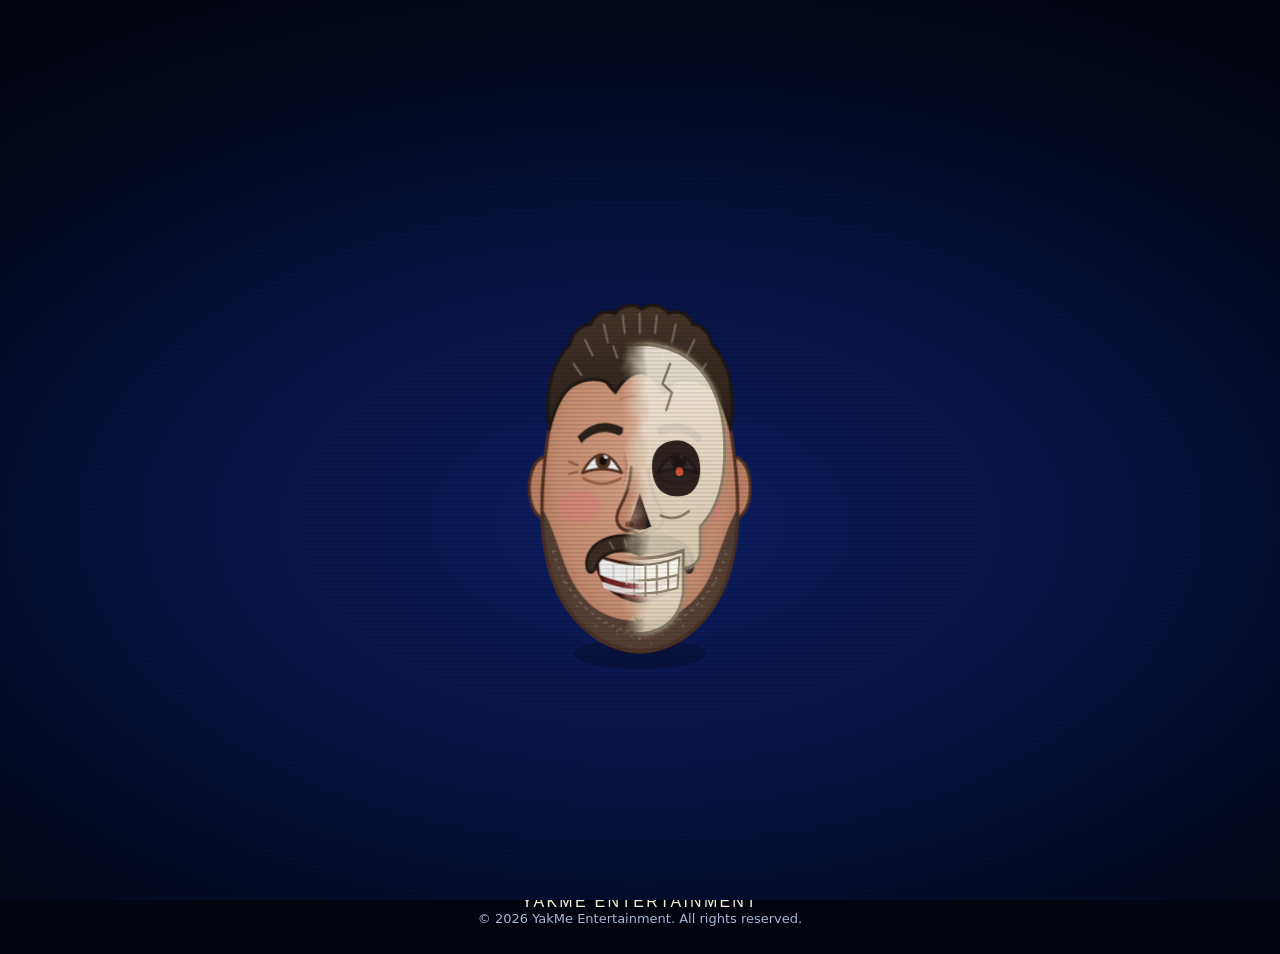
<file: index.html>
<!DOCTYPE html>
<html lang="en">
<head>
<meta charset="utf-8">
<meta name="viewport" content="width=device-width,initial-scale=1,viewport-fit=cover">
<title>YakMe</title>
<meta name="description" content="YakMe Games, YakMe Animations and YakMe Apps. Play in your browser or download for Android.">
<meta name="theme-color" content="#02040f">
<link rel="icon" href="assets/face.webp">
<link rel="stylesheet" href="assets/site.css">
<style>.brand{font-size:clamp(20px,6.2vw,60px)}.stage{width:calc(var(--h)*.79)}#mascotHost svg{width:100%;height:100%;display:block;overflow:visible}#mFace{opacity:var(--fo);filter:brightness(var(--fb))}#mSkull{opacity:var(--sk)}.hero h1 .ent{display:block;font-size:.4em;letter-spacing:.32em;padding-left:.32em;margin-top:.25em;color:var(--glow)}</style>
</head>
<body class="locked" data-page="home">

<!-- splash: same as the YakMe Games app splash, then ENTER -->
<div id="splash" role="dialog" aria-label="YakMe Entertainment">
  <div class="brand" id="brand" aria-hidden="true"></div>
  <div class="stage" id="stage">
    <div class="comp" id="mascotHost"></div>
  </div>
  <div class="enter-slot"><button id="enter" type="button">Enter</button></div>
</div>

<div class="site" id="site" aria-hidden="true">
  <div class="hero">
    <h1>YakMe<span class="ent">Entertainment</span></h1>
    <p>Games, animations and apps. Play right here in your browser, or grab the Android APK.</p>
  </div>
  <div class="tiles" id="tiles"></div>
</div>

<script src="assets/projects.js"></script>
<script src="assets/site.js"></script>
<script>
const CONFIG = {
  companyName: "YakMe Entertainment",
  faceScale: 0.62,
  skullOpacity: 0.9,
  skullHoldSeconds: 2,
  enterDelayMs: 600          // ENTER fades in this long after the name lands
};

(function(){
"use strict";
const $=id=>document.getElementById(id);
const root=document.documentElement.style;

/* ---------- splash animation ---------- */
const T_FACE_IN=0.7, T_SK_HOLD_END=T_FACE_IN+CONFIG.skullHoldSeconds, T_SK_GONE=T_SK_HOLD_END+0.45;
const T_FLASH=T_SK_GONE+0.4, T_FLASH_END=T_FLASH+0.85;
const KEYS=[
 {t:0,fo:0,fb:.50,sk:0},{t:T_FACE_IN,fo:1,fb:.92,sk:1},{t:T_SK_HOLD_END,fo:1,fb:.95,sk:1},
 {t:T_SK_GONE,fo:1,fb:1.0,sk:0},{t:T_FLASH-0.2,fo:1,fb:1.0,sk:0},{t:T_FLASH,fo:1,fb:1.08,sk:0},{t:T_FLASH_END,fo:1,fb:1.0,sk:0}
];
const TEXT_AT=T_FLASH+0.1, END_T=T_FLASH_END;
root.setProperty('--scale',CONFIG.faceScale);
const splash=$('splash'),brand=$('brand'),enter=$('enter');let face={style:{}},skull={style:{}},mascot=null,laughed=false;
function laugh(){if(!laughed&&mascot){laughed=true;mascot.classList.add('laugh');}}

[...CONFIG.companyName].forEach((ch,i)=>{const s=document.createElement('span');
  if(ch===' '){s.className='sp';s.innerHTML='&nbsp;'}else s.textContent=ch;
  s.style.setProperty('--i',i);brand.appendChild(s);});

const ease=t=>t<.5?2*t*t:1-Math.pow(-2*t+2,2)/2, lerp=(a,b,t)=>a+(b-a)*t;
function sample(t){
  if(t<=KEYS[0].t)return{...KEYS[0]};
  for(let i=1;i<KEYS.length;i++)if(t<=KEYS[i].t){const a=KEYS[i-1],b=KEYS[i],k=ease((t-a.t)/(b.t-a.t)),o={};
    for(const p in a)o[p]=lerp(a[p],b[p],k);return o;}
  return{...KEYS[KEYS.length-1]};
}
let seed=1;const rnd=()=>(seed=(seed*16807)%2147483647)/2147483647;
function render(t){
  const s=sample(t),moving=s.sk>0.02&&s.sk<0.98,fk=moving?(rnd()-.5)*.18:0;
  root.setProperty('--sk',(Math.max(0,Math.min(1,s.sk+(s.sk>0?fk:0)))*CONFIG.skullOpacity).toFixed(3));
  root.setProperty('--fo',s.fo.toFixed(3));root.setProperty('--fb',s.fb.toFixed(3));
  const j=moving&&rnd()>.78?(rnd()-.5)*10:0;
  face.style.transform=j?`translateX(${j}px)`:'';skull.style.transform=j?`translateX(${j*1.3}px)`:'';
}
let t0=0,raf=0,done=false,textShown=false,entered=false;
function showText(){if(!textShown){textShown=true;brand.classList.add('show')}}
function finish(){
  if(done)return;done=true;cancelAnimationFrame(raf);render(END_T);showText();laugh();
  setTimeout(()=>{enter.classList.add('on');enter.focus({preventScroll:true});},CONFIG.enterDelayMs+700);
}
function frame(now){
  if(!t0)t0=now;const t=(now-t0)/1000;
  if(t>=T_SK_GONE)laugh();if(t>=TEXT_AT)showText();
  if(t>=END_T){finish();return;}
  render(t);raf=requestAnimationFrame(frame);
}
function boot(){
  if(matchMedia('(prefers-reduced-motion: reduce)').matches){finish();return;}
  raf=requestAnimationFrame(frame);
}
splash.addEventListener('click',e=>{if(e.target!==enter&&!done)finish();});
function enterSite(){
  if(entered)return;entered=true;
  try{sessionStorage.setItem('yakmeEntered','1')}catch(e){}
  splash.classList.add('leaving');document.body.classList.remove('locked');
  $('site').removeAttribute('aria-hidden');
  setTimeout(()=>{splash.style.display='none';},650);
}
enter.addEventListener('click',e=>{e.stopPropagation();enterSite();});
document.addEventListener('keydown',e=>{if(!entered&&done&&(e.key==='Enter'||e.key===' ')){e.preventDefault();enterSite();}});
let seen=false;try{seen=sessionStorage.getItem('yakmeEntered')==='1'}catch(e){}
if(seen){entered=true;splash.style.display='none';document.body.classList.remove('locked');$('site').removeAttribute('aria-hidden');}
else{
  fetch('assets/mascot.svg').then(r=>{if(!r.ok)throw 0;return r.text()}).then(t=>{
    $('mascotHost').innerHTML=t;mascot=$('mascot');face=$('mFace');skull=$('mSkull');boot();
  }).catch(()=>{$('mascotHost').innerHTML='<img class="face" id="face" alt="" src="assets/face.webp"><img class="skull" id="skull" alt="" src="assets/skull.webp">';face=$('face');skull=$('skull');document.querySelector('.stage').style.width='calc(var(--h)*.6)';boot();});
}

})();
</script>
</body>
</html>
</file>
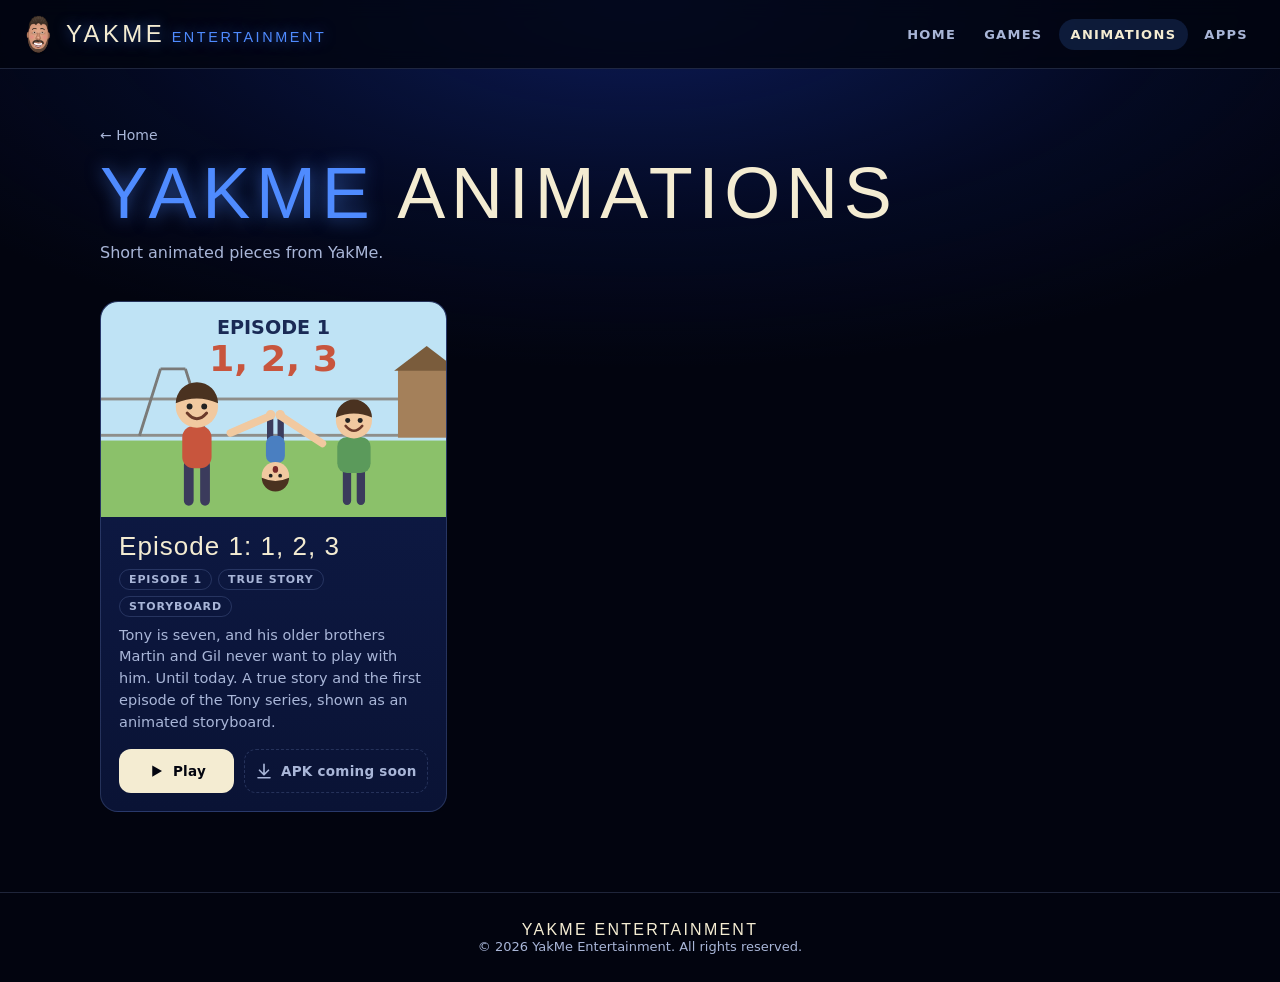
<file: animations.html>
<!DOCTYPE html>
<html lang="en">
<head>
<meta charset="utf-8">
<meta name="viewport" content="width=device-width,initial-scale=1,viewport-fit=cover">
<title>YakMe Animations</title>
<meta name="description" content="YakMe Animations. Play in your browser or download for Android.">
<meta name="theme-color" content="#02040f">
<link rel="icon" href="assets/face.webp">
<link rel="stylesheet" href="assets/site.css">
</head>
<body data-page="animations">
<div class="site" id="site">
  <div class="page-head">
    <a class="back" href="index.html">← Home</a>
    <h1 id="page-title">YakMe Animations</h1>
    <p id="page-sub"></p>
  </div>
  <main class="page-main"><div class="grid" id="grid"></div></main>
</div>
<script src="assets/projects.js"></script>
<script src="assets/site.js"></script>
</body>
</html>
</file>
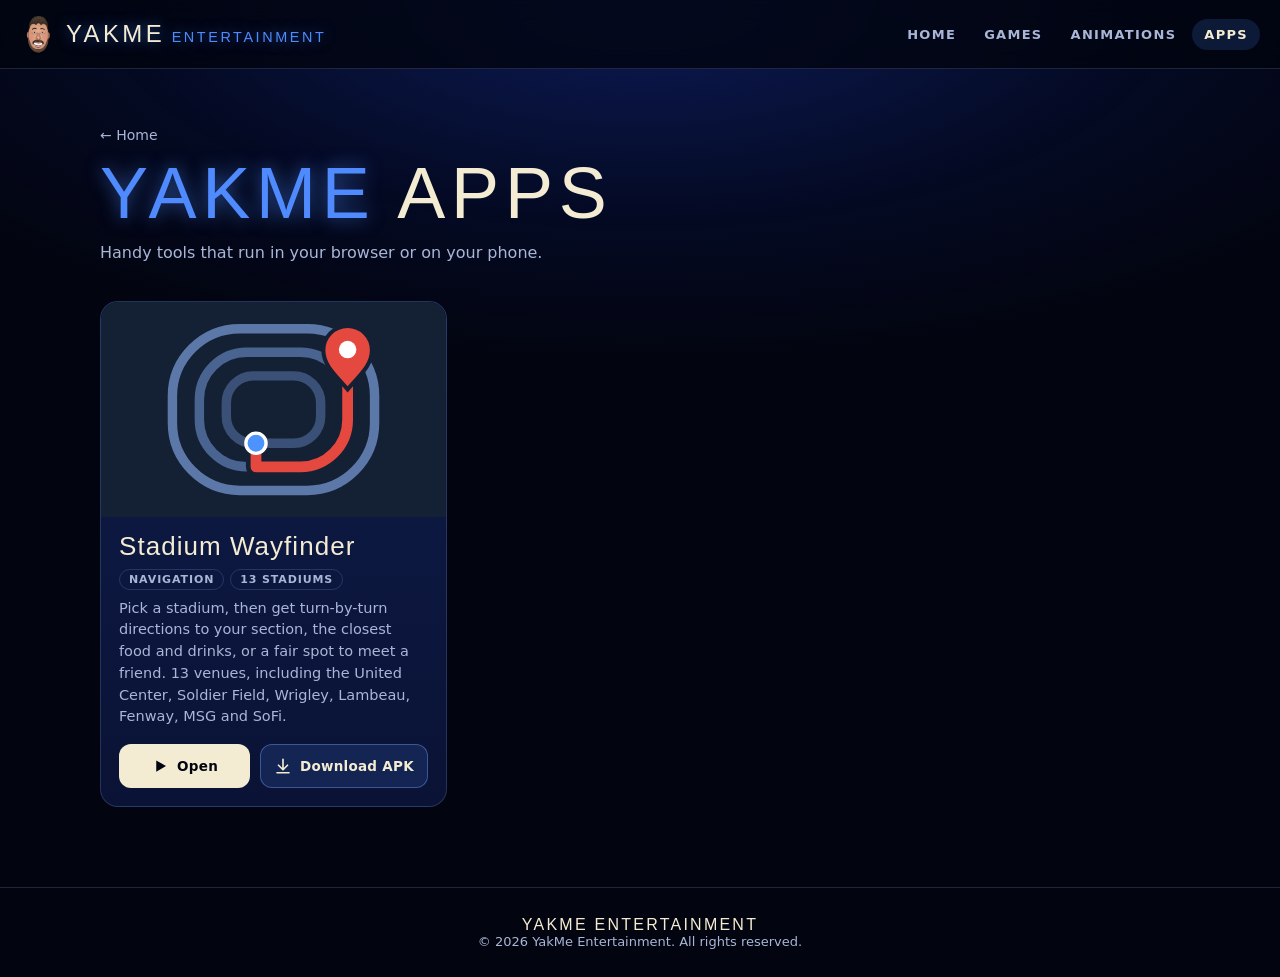
<file: apps.html>
<!DOCTYPE html>
<html lang="en">
<head>
<meta charset="utf-8">
<meta name="viewport" content="width=device-width,initial-scale=1,viewport-fit=cover">
<title>YakMe Apps</title>
<meta name="description" content="YakMe Apps. Play in your browser or download for Android.">
<meta name="theme-color" content="#02040f">
<link rel="icon" href="assets/face.webp">
<link rel="stylesheet" href="assets/site.css">
</head>
<body data-page="apps">
<div class="site" id="site">
  <div class="page-head">
    <a class="back" href="index.html">← Home</a>
    <h1 id="page-title">YakMe Apps</h1>
    <p id="page-sub"></p>
  </div>
  <main class="page-main"><div class="grid" id="grid"></div></main>
</div>
<script src="assets/projects.js"></script>
<script src="assets/site.js"></script>
</body>
</html>
</file>
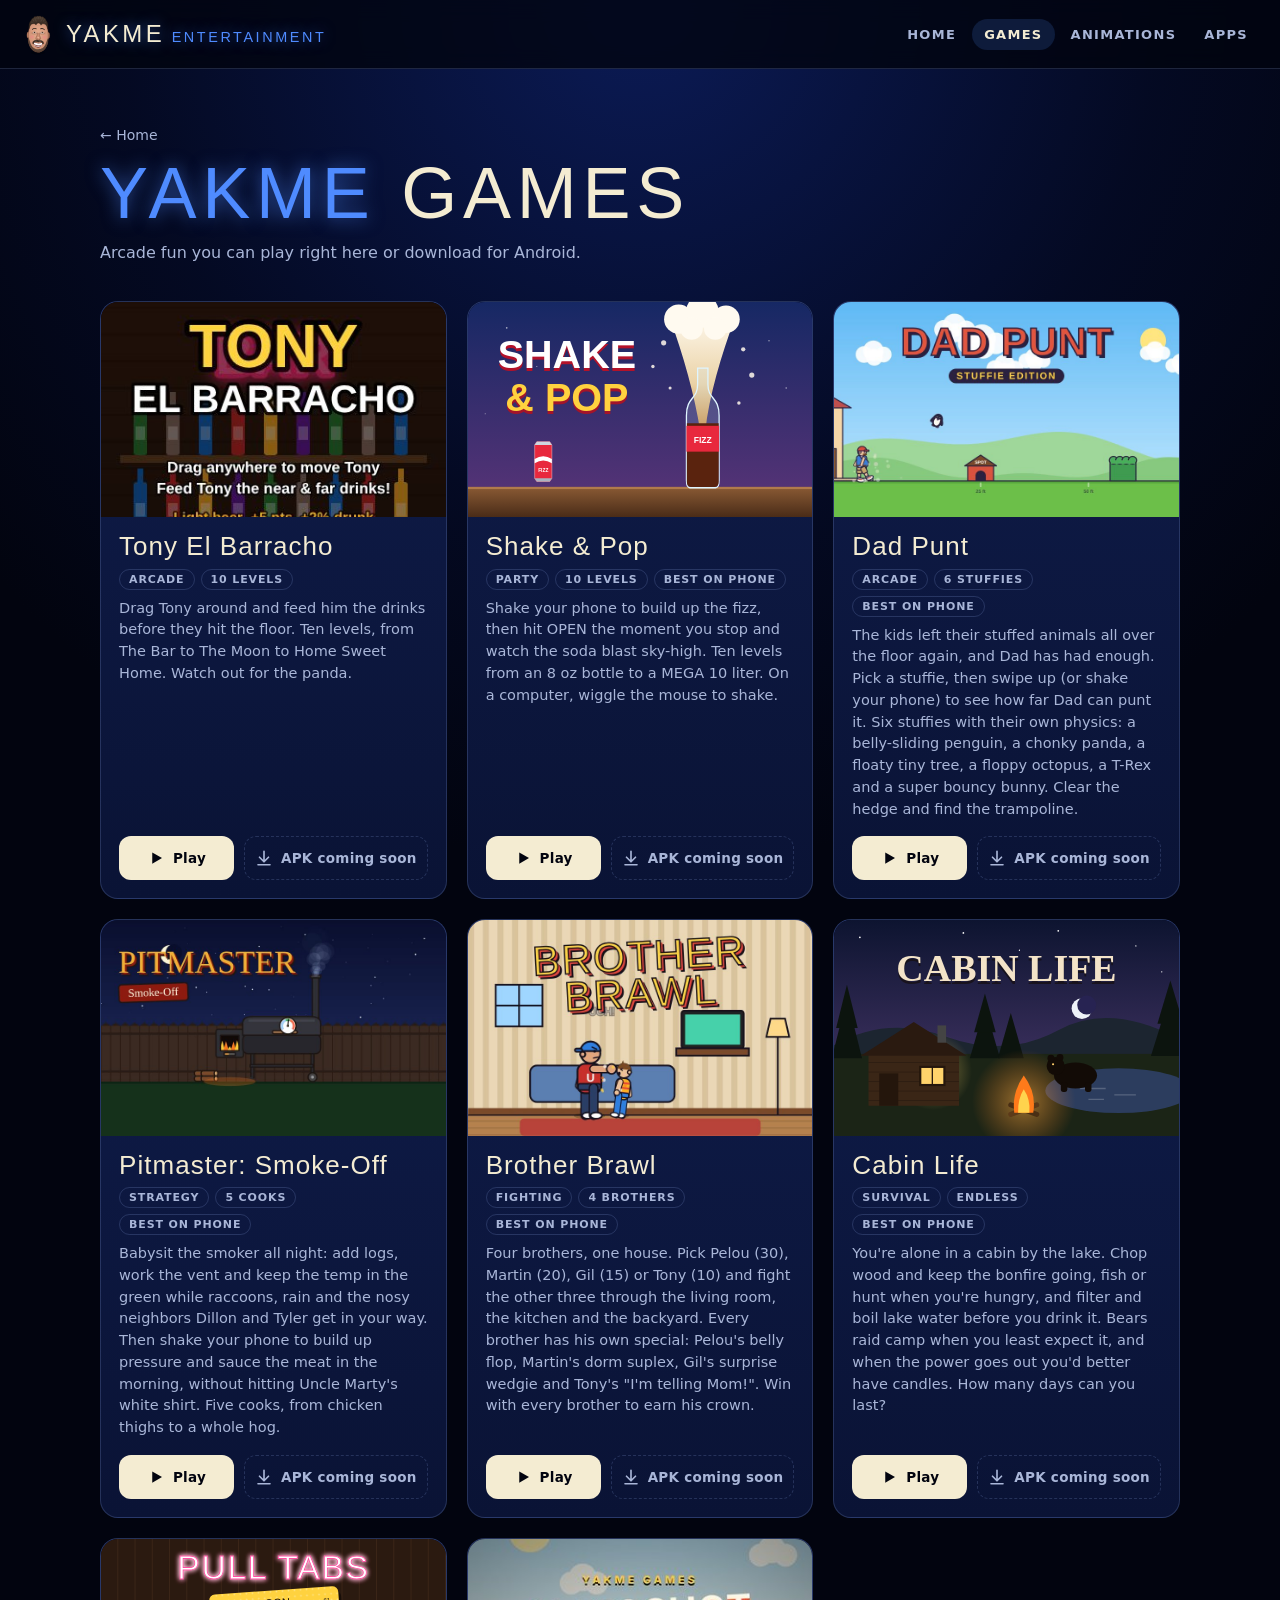
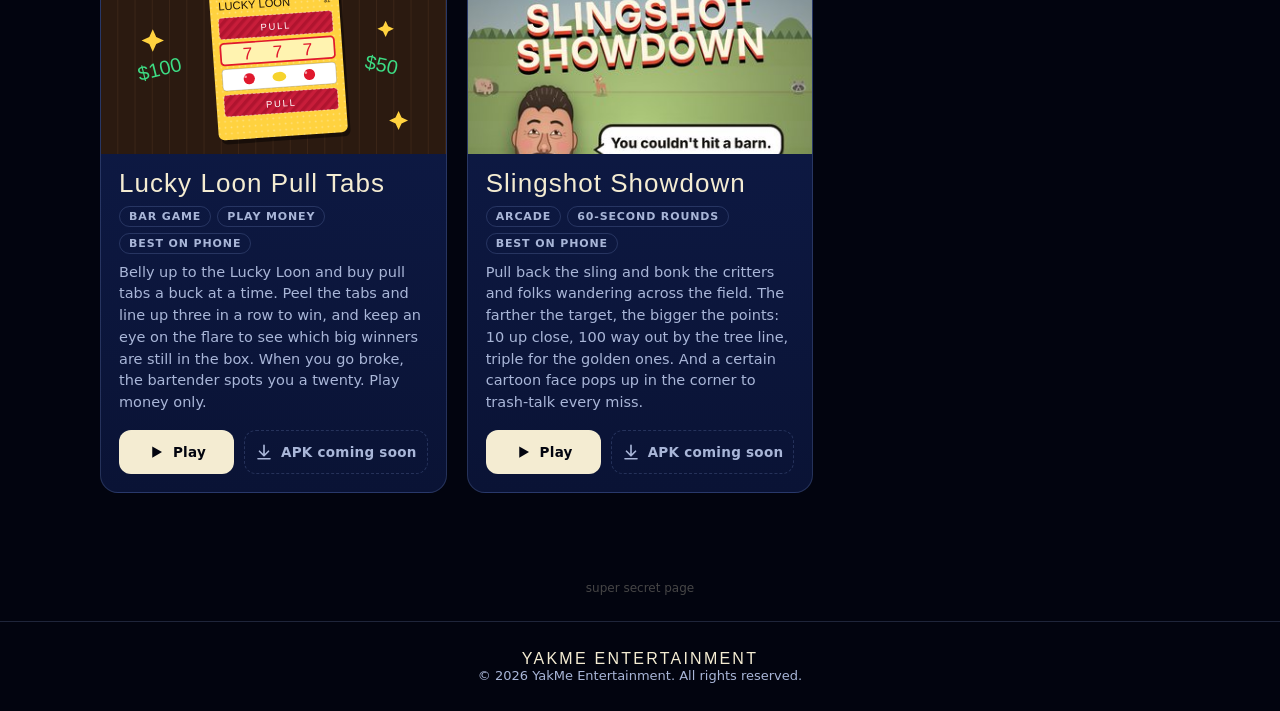
<file: games.html>
<!DOCTYPE html>
<html lang="en">
<head>
<meta charset="utf-8">
<meta name="viewport" content="width=device-width,initial-scale=1,viewport-fit=cover">
<title>YakMe Games</title>
<meta name="description" content="YakMe Games. Play in your browser or download for Android.">
<meta name="theme-color" content="#02040f">
<link rel="icon" href="assets/face.webp">
<link rel="stylesheet" href="assets/site.css">
</head>
<body data-page="games">
<div class="site" id="site">
  <div class="page-head">
    <a class="back" href="index.html">← Home</a>
    <h1 id="page-title">YakMe Games</h1>
    <p id="page-sub"></p>
  </div>
  <main class="page-main"><div class="grid" id="grid"></div></main>
  <p style="text-align:center;margin:8px 0 26px;font-size:12px;opacity:.28"><a href="super-secret.html" style="text-decoration:none">super secret page</a></p>
</div>
<script src="assets/projects.js"></script>
<script src="assets/site.js"></script>
</body>
</html>
</file>
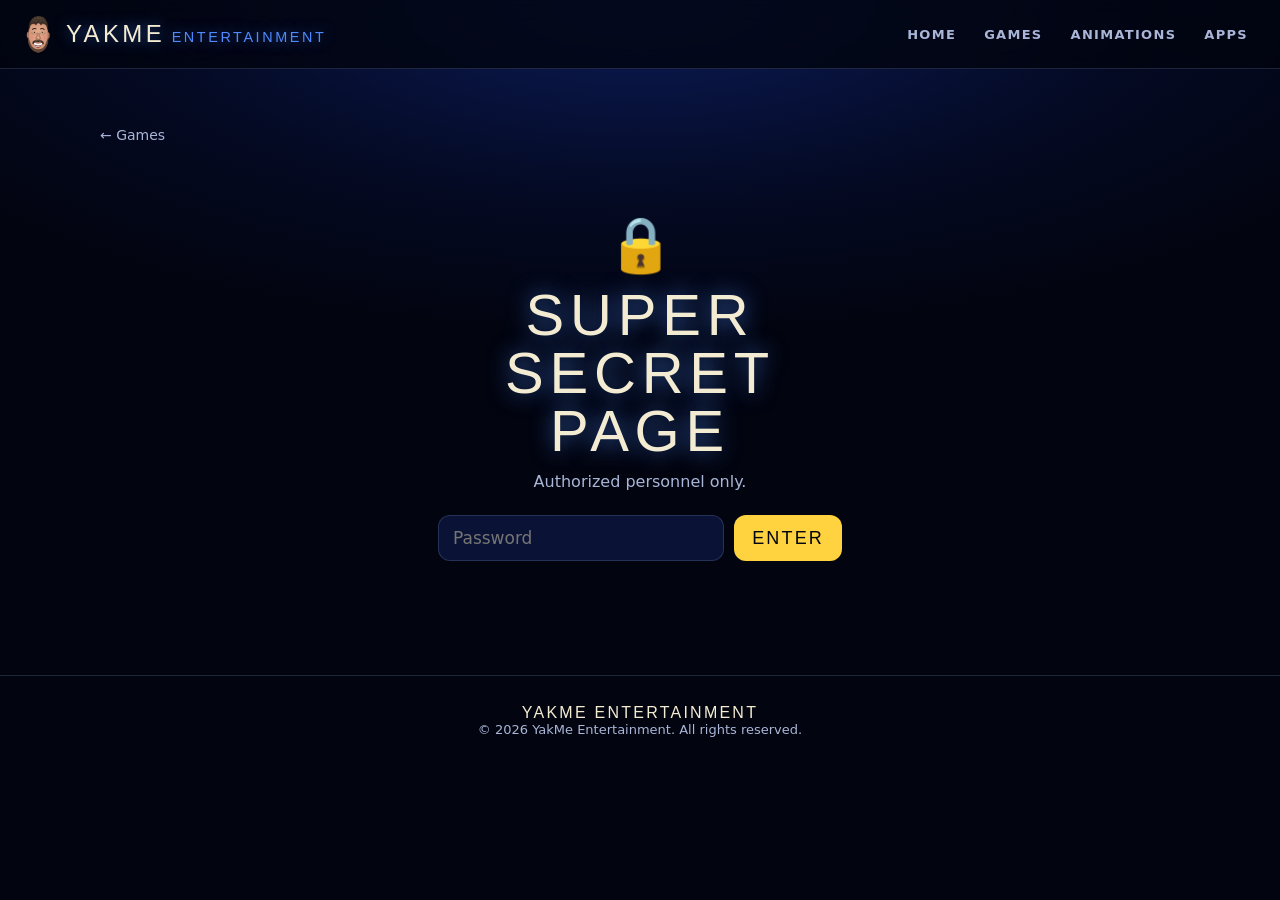
<file: super-secret.html>
<!DOCTYPE html>
<html lang="en">
<head>
<meta charset="utf-8">
<meta name="viewport" content="width=device-width,initial-scale=1,viewport-fit=cover">
<title>Super Secret Page</title>
<meta name="robots" content="noindex,nofollow">
<meta name="theme-color" content="#02040f">
<link rel="icon" href="assets/face.webp">
<link rel="stylesheet" href="assets/site.css">
<style>
.vault{max-width:440px;margin:48px auto 80px;padding:0 18px;text-align:center}
.vault h1{font-family:var(--display);font-weight:400;font-size:clamp(34px,9vw,58px);letter-spacing:.1em;text-transform:uppercase;line-height:1;text-shadow:0 0 22px color-mix(in srgb,var(--glow) 70%,transparent)}
.vault .lock{font-size:54px;margin-bottom:10px}
.vault p{color:var(--muted);margin-top:12px}
.vault form{margin-top:24px;display:flex;gap:10px}
.vault input{flex:1;min-width:0;font:inherit;font-size:17px;padding:12px 14px;border-radius:12px;border:1px solid var(--line);background:var(--panel);color:var(--text)}
.vault button{font-family:var(--display);letter-spacing:.12em;text-transform:uppercase;font-size:18px;padding:12px 18px;border:0;border-radius:12px;background:var(--accent);color:#02040f}
.vault .err{color:#ff6b6b;min-height:22px;margin-top:12px;font-weight:600}
.vault.shake form{animation:shake .4s}
@keyframes shake{20%,60%{transform:translateX(-8px)}40%,80%{transform:translateX(8px)}}
#reveal{display:none;margin:60px auto 90px;padding:0 18px;text-align:center}
#reveal.on{display:block;animation:boom .6s cubic-bezier(.2,1.6,.4,1)}
@keyframes boom{from{transform:scale(.3);opacity:0}}
#msg{font-family:var(--display);font-weight:400;font-size:clamp(44px,12vw,110px);line-height:1;letter-spacing:.06em;text-transform:uppercase;
  background:linear-gradient(90deg,#ff3b3b,#ff9f1a,#ffe21a,#2bd94a,#1a9fff,#a64dff,#ff3b3b);background-size:200% 100%;
  -webkit-background-clip:text;background-clip:text;color:transparent;animation:slide 3s linear infinite;filter:drop-shadow(0 0 18px rgba(255,255,255,.25))}
@keyframes slide{to{background-position:200% 0}}
</style>
</head>
<body data-page="secret">
<div class="site" id="site">
  <div class="page-head"><a class="back" href="games.html">← Games</a></div>
  <div class="vault" id="vault">
    <div class="lock">🔒</div>
    <h1>Super Secret Page</h1>
    <p>Authorized personnel only.</p>
    <form id="f" autocomplete="off">
      <input id="pw" type="password" placeholder="Password" aria-label="Password" autocapitalize="off" autocorrect="off" spellcheck="false">
      <button type="submit">Enter</button>
    </form>
    <div class="err" id="err" role="status"></div>
  </div>
  <div id="reveal"><div id="msg"></div></div>
</div>
<script src="assets/projects.js"></script>
<script src="assets/site.js"></script>
<script>
(function(){
// The message is encrypted with the password, so it isn't readable in the page source.
const BLOB = {"s":"7MyP9I0JOo3LFSRb1ktDmA==","i":"PvwkSlpeMKm5Xxit","c":"7xUFpwQFxzehfsLGA1JRn78kHQuxZMbXF5Hxe1cWQi+UYIOdlT7MsE/5dzYPMQ=="};
const b = s => Uint8Array.from(atob(s), ch => ch.charCodeAt(0));
async function unlock(pw){
  const enc = new TextEncoder();
  const base = await crypto.subtle.importKey('raw', enc.encode(pw), 'PBKDF2', false, ['deriveKey']);
  const key = await crypto.subtle.deriveKey({name:'PBKDF2', salt:b(BLOB.s), iterations:150000, hash:'SHA-256'}, base, {name:'AES-GCM', length:256}, false, ['decrypt']);
  return new TextDecoder().decode(await crypto.subtle.decrypt({name:'AES-GCM', iv:b(BLOB.i)}, key, b(BLOB.c)));
}
const v = document.getElementById('vault'), err = document.getElementById('err');
document.getElementById('f').addEventListener('submit', async e => {
  e.preventDefault();
  const pw = document.getElementById('pw').value.trim().toLowerCase();
  err.textContent = '';
  try {
    const msg = await unlock(pw);
    v.style.display = 'none';
    document.getElementById('msg').textContent = msg;
    document.getElementById('reveal').classList.add('on');
  } catch (_) {
    err.textContent = 'ACCESS DENIED';
    v.classList.remove('shake'); void v.offsetWidth; v.classList.add('shake');
  }
});
})();
</script>
</body>
</html>
</file>
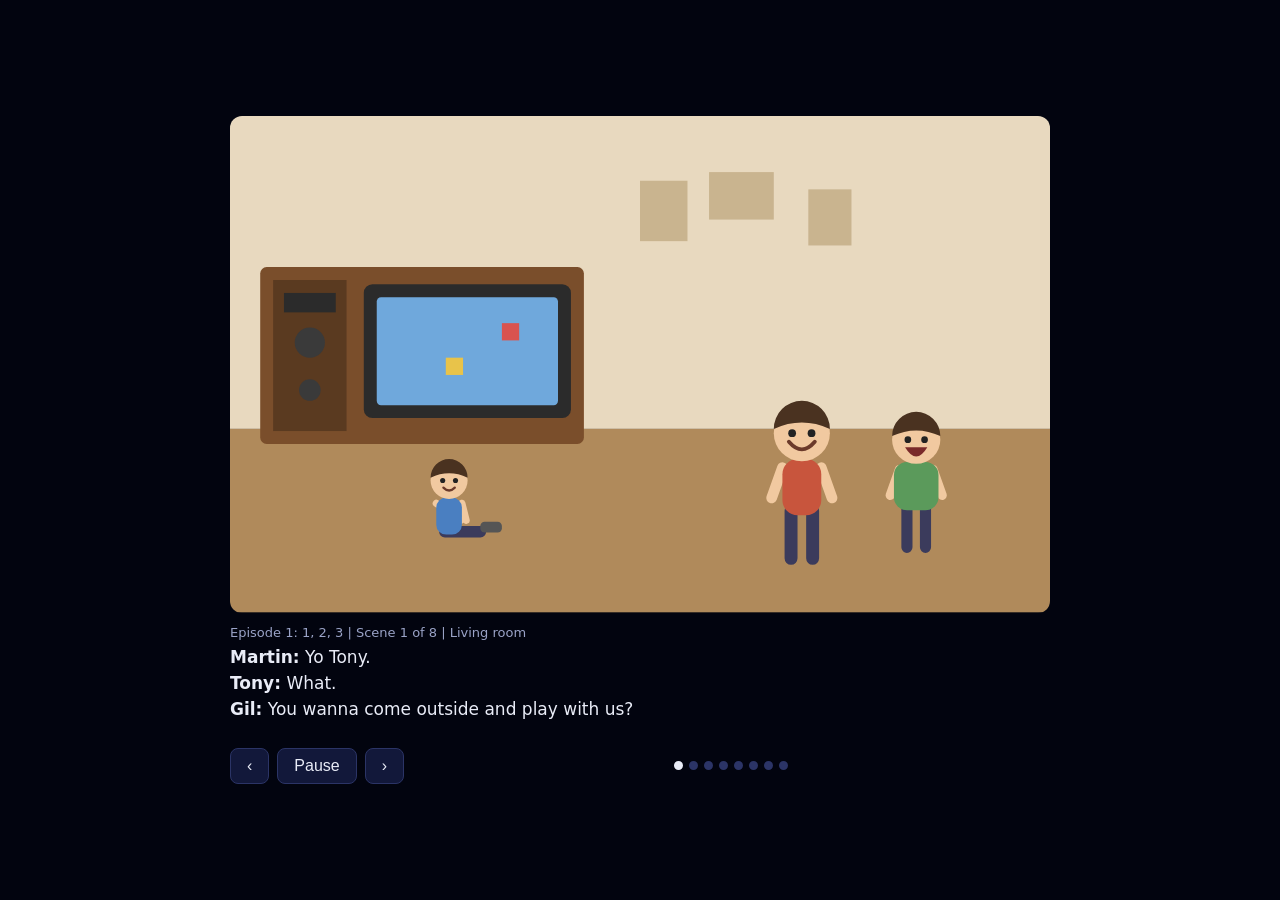
<file: play/episode-1.html>
<!DOCTYPE html>
<html lang="en">
<head>
<meta charset="utf-8">
<meta name="viewport" content="width=device-width,initial-scale=1">
<title>Episode 1: 1, 2, 3</title>
<style>
html,body{margin:0;min-height:100%;background:#02040f;color:#e9ecf7;font-family:system-ui,-apple-system,"Segoe UI",Roboto,sans-serif}
body{display:flex;flex-direction:column;align-items:center;justify-content:center;padding:12px;box-sizing:border-box;min-height:100vh}
.wrap{width:100%;max-width:820px}
.stg{width:100%;display:block;border-radius:12px;max-height:58vh}
.stg *{transform-box:fill-box;transform-origin:center}
@keyframes slide{from{transform:translateX(130px)}to{transform:none}}
@keyframes hop{0%,100%{transform:translateY(0)}50%{transform:translateY(-14px)}}
@keyframes flip{0%{transform:translateY(0) rotate(180deg)}50%{transform:translateY(-60px) rotate(270deg)}100%{transform:translateY(0) rotate(360deg)}}
@keyframes dip{0%,100%{transform:translateY(0)}50%{transform:translateY(6px)}}
@keyframes shake{0%,100%{transform:translateX(0)}25%{transform:translateX(-3px)}75%{transform:translateX(3px)}}
@keyframes pop{0%{opacity:0;transform:scale(.3)}60%{opacity:1;transform:scale(1.25)}100%{opacity:1;transform:scale(1)}}
.slide{animation:slide 1.4s ease-out both}
.hop{animation:hop .6s ease-in-out infinite}
.flip{animation:flip 1.1s ease-in-out .3s both}
.dip{animation:dip 1s ease-in-out 2}
.shake{animation:shake .25s linear infinite}
.pop{opacity:0;animation:pop .35s ease-out forwards}
#meta{font-size:13px;color:#9aa3c7;margin:12px 0 4px}
#cap{font-size:17px;line-height:1.55;min-height:96px}
.ctl{display:flex;align-items:center;gap:8px;margin-top:8px}
.ctl button{background:#12183a;border:1px solid #2b3466;color:#e9ecf7;border-radius:8px;padding:8px 16px;font-size:16px;cursor:pointer}
.ctl button:hover{background:#1b2350}
.dots{display:flex;gap:6px;flex:1;justify-content:center}
.dots i{width:9px;height:9px;border-radius:50%;background:#2b3466;display:block}
.dots i.on{background:#e9ecf7}
</style>
</head>
<body>
<div class="wrap">
<svg id="stg" class="stg" viewBox="0 0 380 230" role="img" aria-label="Animated storyboard of Episode 1"></svg>
<p id="meta"></p>
<div id="cap" aria-live="polite"></div>
<div class="ctl">
<button id="prev" aria-label="Previous scene">&#8249;</button>
<button id="play" aria-label="Play or pause">Pause</button>
<button id="next" aria-label="Next scene">&#8250;</button>
<div class="dots" id="dots"></div>
</div>
</div>
<script>
var SK='#f1c9a0',PT='#3b3b5c',HR='#4a3220';
function ch(x,y,s,shirt,o){
o=o||{};var pose=o.pose||'stand',m=o.mouth||'s',w=o.wide?24:18,cls=o.cls||'';
var sit=pose==='sit',arms=o.arms||'down';
var A={none:'',down:'M-9 -42L-14 -28M9 -42L14 -28',up:'M-9 -42L-17 -58M9 -42L17 -58',fwd:'M-9 -42L8 -30M9 -42L12 -30',out:'M-9 -42L-22 -36M9 -42L22 -36'}[arms];
var M={s:'<path d="M-4 -53Q0 -49 4 -53" fill="none" stroke="#6b3a2a" stroke-width="1.6" stroke-linecap="round"/>',
o:'<ellipse cx="0" cy="-52" rx="2.6" ry="3.2" fill="#7a2a2a"/>',
f:'<path d="M-4 -50Q0 -55 4 -50" fill="none" stroke="#6b3a2a" stroke-width="1.6" stroke-linecap="round"/>',
b:'<path d="M-6 -54Q0 -44 6 -54Z" fill="#7a2a2a"/>',
g:'<path d="M-6 -54Q0 -47 6 -54" fill="none" stroke="#6b3a2a" stroke-width="1.8" stroke-linecap="round"/>'}[m];
var legs=sit?'<path d="M-3 -4H22" stroke="'+PT+'" stroke-width="8" stroke-linecap="round"/>':'<path d="M-5 0V-22M5 0V-22" stroke="'+PT+'" stroke-width="6" stroke-linecap="round"/>';
var body='<g transform="translate(0,'+(sit?18:0)+')"><path d="'+A+'" stroke="'+SK+'" stroke-width="5" stroke-linecap="round" fill="none"/><rect x="'+(-w/2)+'" y="-46" width="'+w+'" height="26" rx="7" fill="'+shirt+'"/><circle cy="-58" r="13" fill="'+SK+'"/><path d="M-13 -60A13 13 0 0 1 13 -60Q0 -66 -13 -60Z" fill="'+HR+'"/>'+(o.cover?'<rect x="-14" y="-72" width="28" height="24" rx="8" fill="'+shirt+'"/>':'<circle cx="-4.5" cy="-58" r="1.8" fill="#222"/><circle cx="4.5" cy="-58" r="1.8" fill="#222"/>'+M)+'</g>';
var t=o.inv?'translate('+x+','+y+') rotate(180) scale('+s+')':'translate('+x+','+y+') scale('+s+')'+(o.flipx?' scale(-1,1)':'');
return '<g class="'+cls+'"><g transform="'+t+'">'+legs+body+'</g></g>';}
var T='#4a7fc1',G='#5b9a5b',MR='#c8553d';
function txt(x,y,t,c,sz,cls,d){return '<text x="'+x+'" y="'+y+'" text-anchor="middle" class="'+(cls||'')+'" style="font-family:system-ui,sans-serif;font-size:'+(sz||16)+'px;font-weight:600;fill:'+(c||'#2c2c2a')+(d?';animation-delay:'+d+'s':'')+'">'+t+'</text>';}
function room(){
var s='<rect width="380" height="145" fill="#e8d9bf"/><rect y="145" width="380" height="85" fill="#b08a5b"/>';
s+='<rect x="190" y="30" width="22" height="28" fill="#c9b48f"/><rect x="222" y="26" width="30" height="22" fill="#c9b48f"/><rect x="268" y="34" width="20" height="26" fill="#c9b48f"/>';
s+='<rect x="14" y="70" width="150" height="82" rx="3" fill="#7a4e2b"/><rect x="20" y="76" width="34" height="70" fill="#5a3a20"/><rect x="25" y="82" width="24" height="9" fill="#2b2b2b"/><circle cx="37" cy="105" r="7" fill="#3a3a3a"/><circle cx="37" cy="127" r="5" fill="#3a3a3a"/>';
s+='<rect x="62" y="78" width="96" height="62" rx="4" fill="#2b2b2b"/><rect x="68" y="84" width="84" height="50" rx="2" fill="#6fa8dc"/><rect x="100" y="112" width="8" height="8" fill="#e8c34a"/><rect x="126" y="96" width="8" height="8" fill="#d9534f"/>';
return s;}
function couch(){return '<rect x="225" y="112" width="140" height="62" rx="10" fill="#8a5a6b"/><rect x="215" y="140" width="22" height="46" rx="8" fill="#76495a"/><rect x="353" y="140" width="22" height="46" rx="8" fill="#76495a"/><rect x="237" y="150" width="116" height="36" rx="6" fill="#a06b7d"/>';}
function yard(){
var s='<rect width="380" height="150" fill="#bfe3f5"/><rect y="150" width="380" height="80" fill="#8bc16a"/>';
s+='<rect x="0" y="52" width="46" height="128" fill="#d9c6a5"/><rect x="8" y="104" width="30" height="72" rx="2" fill="#8b5a2b"/><circle cx="33" cy="142" r="2" fill="#e8c34a"/>';
s+='<rect x="46" y="112" width="334" height="3" fill="#8e8e8a"/><rect x="46" y="148" width="334" height="3" fill="#8e8e8a"/>';
for(var i=50;i<380;i+=14){s+='<path d="M'+i+' 115L'+(i+14)+' 148M'+(i+14)+' 115L'+i+' 148" stroke="#b8b8b2" stroke-width="1" fill="none"/>';}
s+='<path d="M60 150L80 86M120 150L100 86M80 86H100" stroke="#7a7a78" stroke-width="3" fill="none"/><path d="M85 88V120M95 88V120" stroke="#6a6a68" stroke-width="1.5"/><rect x="78" y="120" width="14" height="4" fill="#c8553d"/><rect x="88" y="120" width="14" height="4" fill="#c8553d"/>';
s+='<rect x="326" y="84" width="50" height="64" fill="#a4805a"/><path d="M322 86L351 62L380 86Z" fill="#7a5c3c"/>';
s+='<rect x="0" y="178" width="84" height="26" fill="#b9b9b4"/>';
s+='<rect x="318" y="168" width="58" height="8" rx="2" fill="#444"/>';
for(var j=0;j<4;j++){s+='<circle cx="'+(328+j*14)+'" cy="160" r="6" fill="#8b5a2b"/><circle cx="'+(335+j*14)+'" cy="148" r="6" fill="#7a4e2b"/>';}
return s;}
var HO=205;
function trio(mb,mt,cover,cls){
return '<g class="'+(cls||'')+'">'+ch(160,HO,1,MR,{mouth:mb,arms:'none'})+ch(222,HO,.86,G,{wide:1,mouth:mb,arms:'none'})+ch(190,140,.66,T,{inv:1,arms:'up',mouth:mt,cover:cover})+
'<path d="M169 163L185 142M212 169L195 142" stroke="'+SK+'" stroke-width="5" stroke-linecap="round" fill="none"/><circle cx="185" cy="141" r="3.5" fill="'+SK+'"/><circle cx="195" cy="141" r="3.5" fill="'+SK+'"/></g>';}
var S=[
{n:'Living room',c:'<b>Martin:</b> Yo Tony.<br><b>Tony:</b> What.<br><b>Gil:</b> You wanna come outside and play with us?',
 d:function(){return room()+ch(100,HO,.66,T,{pose:'sit',arms:'fwd'})+'<rect x="116" y="188" width="10" height="5" rx="2" fill="#555"/>'+ch(265,HO,1,MR,{cls:'slide',flipx:1,mouth:'g'})+ch(318,HO,.86,G,{cls:'slide',wide:1,flipx:1,mouth:'b'});}},
{n:'Living room',c:"<b>Tony:</b> Y'all want to play with me?<br><b>Tony:</b> Okay!<br><b>Martin</b> <i>(low, smirking)</i>: Not yet.",
 d:function(){return room()+ch(110,HO,.66,T,{arms:'up',mouth:'b',cls:'hop'})+ch(270,HO,1,MR,{flipx:1,mouth:'g'})+ch(322,HO,.86,G,{wide:1,flipx:1,mouth:'g'})+txt(110,110,'!',"#c8553d",26,'pop');}},
{n:'Backyard, round one',c:'<b>Martin and Gil:</b> ONE... TWO... THREE!<br><i>Tony is upside down, dipping closer to the grass.</i>',
 d:function(){return yard()+trio('g','o',0,'dip')+txt(190,40,'1','#2c2c2a',22,'pop',0)+txt(214,40,'2','#2c2c2a',22,'pop',.9)+txt(238,40,'3','#2c2c2a',22,'pop',1.8);}},
{n:'Backyard, the flip',c:'<i>They swing him up and over. He sticks the landing.</i><br><b>Tony:</b> ...Whoa. AGAIN!',
 d:function(){return yard()+ch(130,HO,1,MR,{arms:'up',mouth:'b'})+ch(252,HO,.86,G,{wide:1,arms:'up',mouth:'b'})+ch(190,HO,.66,T,{arms:'up',mouth:'b',cls:'flip'})+txt(190,190,'AGAIN!','#c8553d',18,'pop',1.3);}},
{n:'Back inside',c:'<i>A few minutes later. The brothers share a look across the room.</i><br><b>Martin:</b> Aye Tony. You wanna do that again?<br><b>Tony:</b> YEAH!',
 d:function(){return room()+couch()+ch(100,HO,.66,T,{pose:'sit',arms:'fwd',mouth:'b'})+ch(270,168,1,MR,{pose:'sit',flipx:1,mouth:'g'})+ch(325,168,.86,G,{pose:'sit',wide:1,flipx:1,mouth:'g'});}},
{n:'Backyard, round two',c:"<b>Martin and Gil:</b> ONE... TWO...<br><b>Tony:</b> THREE! DO THREE!<br><i>Nothing. They don't swing.</i> <b>Tony:</b> ...guys?",
 d:function(){return yard()+trio('g','f',0,'')+txt(190,40,'?','#2c2c2a',26,'pop',.6);}},
{n:'Backyard, the punches',c:'<b>Tony:</b> OW&mdash; STOP&mdash; OW&mdash; HEY&mdash; OW!',
 d:function(){return yard()+trio('b','o',1,'shake')+txt(160,110,'WHAP','#c0392b',18,'pop',.1)+txt(222,104,'WHAP','#c0392b',18,'pop',.5)+txt(190,86,'WHAP','#c0392b',18,'pop',.9);}},
{n:'Backyard, alone',c:'<i>They drop him and run inside. The back door slams.</i><br><b>Tony</b> <i>(to no one)</i>: ...aww man.',
 d:function(){return yard()+ch(190,HO-4,.66,T,{pose:'sit',arms:'down',mouth:'f'})+'<path d="M176 140l4 8M186 136l1 9M196 140l-3 8" stroke="#4a3220" stroke-width="1.5" stroke-linecap="round" fill="none"/>'+txt(64,98,'SLAM','#c0392b',16,'pop',.1);}}
];
var i=0,timer=null,playing=true,st=document.getElementById('stg'),cap=document.getElementById('cap'),meta=document.getElementById('meta'),dots=document.getElementById('dots'),pb=document.getElementById('play');
dots.innerHTML=S.map(function(){return '<i></i>'}).join('');
function show(k){i=(k+S.length)%S.length;st.innerHTML=S[i].d();cap.innerHTML=S[i].c;meta.textContent='Episode 1: 1, 2, 3  |  Scene '+(i+1)+' of '+S.length+'  |  '+S[i].n;
[].forEach.call(dots.children,function(d,j){d.className=j===i?'on':''});}
function tick(){if(i>=S.length-1){stop();pb.textContent='Replay';return;}show(i+1);}
function start(){playing=true;pb.textContent='Pause';clearInterval(timer);timer=setInterval(tick,4200);}
function stop(){playing=false;clearInterval(timer);pb.textContent='Play';}
document.getElementById('prev').onclick=function(){stop();show(i-1)};
document.getElementById('next').onclick=function(){stop();show(i+1)};
pb.onclick=function(){if(playing){stop();}else{if(i>=S.length-1)show(0);start();}};
show(0);
if(matchMedia('(prefers-reduced-motion: reduce)').matches){stop();}else{start();}
</script>
</body>
</html>
</file>
<file: assets/site.css>
/* =====================================================================
   Layout: full-screen splash (same as the YakMe Games splash) with an
   ENTER button, then a one-page site with three sections: Games,
   Animations, Apps. Each card can be played in an in-page player or
   downloaded as an APK.
   ===================================================================== */
:root{
  --bg-inner:#0d1f63; --bg-outer:#02040f;
  --text:#f4ecd2; --glow:#4f8bff;
  --fb:.5; --bl:0px; --fo:0;
  --panel:#0a1335; --panel-2:#0f1c4a; --line:rgba(160,190,255,.18);
  --muted:#a9b6d8; --accent:#ffd23f;
  --display:Impact,Haettenschweiler,"Arial Narrow Bold","Franklin Gothic Heavy","Helvetica Neue",Arial,sans-serif;
  --body:system-ui,-apple-system,"Segoe UI",Roboto,sans-serif;
  color-scheme:dark;
}
*{box-sizing:border-box;margin:0;padding:0;-webkit-tap-highlight-color:transparent}
html{scroll-behavior:smooth;scroll-padding-top:72px}
body{background:var(--bg-outer);color:var(--text);font-family:var(--body);min-height:100%}
body.locked{overflow:hidden}
button{font:inherit;cursor:pointer}
[hidden]{display:none!important}
a{color:inherit}
:focus-visible{outline:2px solid var(--glow);outline-offset:3px}

/* ---------------- splash (same look as the app splash) ---------------- */
#splash{
  position:fixed;inset:0;z-index:100;display:flex;flex-direction:column;align-items:center;justify-content:center;
  padding:max(env(safe-area-inset-top),14px) 0 max(env(safe-area-inset-bottom),10px);
  background:radial-gradient(ellipse 80% 65% at 50% 58%,var(--bg-inner) 0%,#071240 45%,var(--bg-outer) 100%);
  cursor:pointer;user-select:none;-webkit-user-select:none;overflow:hidden;
  transition:opacity .6s ease;
}
#splash.leaving{opacity:0;pointer-events:none}
#splash::after{
  content:"";position:absolute;inset:0;pointer-events:none;opacity:.16;
  background:repeating-linear-gradient(0deg,rgba(0,0,0,0) 0 2px,rgba(0,0,10,.6) 3px 4px);
}
.brand{
  flex:0 0 auto;height:clamp(64px,13dvh,130px);display:flex;align-items:center;justify-content:center;
  font-family:var(--display);font-weight:900;text-transform:uppercase;letter-spacing:.14em;
  font-size:clamp(28px,9vw,64px);color:var(--text);white-space:nowrap;
  text-shadow:0 0 18px color-mix(in srgb,var(--glow) 70%,transparent),0 0 2px rgba(255,255,255,.6);
  padding-left:.14em;
}
.brand span{display:inline-block;opacity:0;transform:translateY(14px) scale(1.08);filter:blur(8px)}
.brand .sp{width:.45em}
.brand.show span{animation:letterIn .7s cubic-bezier(.2,.9,.25,1) forwards;animation-delay:calc(var(--i)*60ms)}
.brand.show{animation:glowPulse 3.2s ease-in-out 1.2s infinite}
@keyframes letterIn{
  0%{opacity:0;transform:translate(-6px,14px) scale(1.15);filter:blur(10px)}
  45%{opacity:1;transform:translate(4px,-2px) scale(1);filter:blur(1px)}
  58%{transform:translate(-3px,0);filter:blur(0)}
  100%{opacity:1;transform:none;filter:blur(0)}
}
@keyframes glowPulse{0%,100%{filter:brightness(1)}50%{filter:brightness(1.18)}}
.stage{
  --h:calc((100dvh - clamp(64px,13dvh,130px) - 110px) * var(--scale,.5));
  position:relative;flex:none;height:var(--h);width:calc(var(--h) * .6);
}
.stage .comp{position:absolute;inset:0;filter:blur(var(--bl))}
.stage .face{position:absolute;inset:0;width:100%;height:100%;display:block}
.face{object-fit:fill;opacity:var(--fo);filter:brightness(var(--fb)) contrast(1.06) saturate(.92)}
.stage .skull{
  position:absolute;display:block;left:11.43%;top:13.10%;width:77.70%;height:56.26%;
  opacity:var(--sk,0);pointer-events:none;
  -webkit-mask-image:url("data:image/svg+xml,%3Csvg xmlns='http://www.w3.org/2000/svg' viewBox='0 0 213 263' preserveAspectRatio='none'%3E%3Cdefs%3E%3Cfilter id='f' x='-20%25' y='-20%25' width='140%25' height='140%25'%3E%3CfeGaussianBlur stdDeviation='5'/%3E%3C/filter%3E%3Cmask id='m' maskUnits='userSpaceOnUse' x='0' y='0' width='213' height='263'%3E%3Crect width='213' height='263' fill='white'/%3E%3Cpath filter='url%28%23f%29' fill='black' d='M-30%2C114 L104%2C114 C112%2C120 112%2C135 106%2C155 C100%2C180 92%2C200 80%2C222 L-30%2C224 Z'/%3E%3C/mask%3E%3C/defs%3E%3Crect width='213' height='263' fill='white' mask='url%28%23m%29'/%3E%3C/svg%3E");
  mask-image:url("data:image/svg+xml,%3Csvg xmlns='http://www.w3.org/2000/svg' viewBox='0 0 213 263' preserveAspectRatio='none'%3E%3Cdefs%3E%3Cfilter id='f' x='-20%25' y='-20%25' width='140%25' height='140%25'%3E%3CfeGaussianBlur stdDeviation='5'/%3E%3C/filter%3E%3Cmask id='m' maskUnits='userSpaceOnUse' x='0' y='0' width='213' height='263'%3E%3Crect width='213' height='263' fill='white'/%3E%3Cpath filter='url%28%23f%29' fill='black' d='M-30%2C114 L104%2C114 C112%2C120 112%2C135 106%2C155 C100%2C180 92%2C200 80%2C222 L-30%2C224 Z'/%3E%3C/mask%3E%3C/defs%3E%3Crect width='213' height='263' fill='white' mask='url%28%23m%29'/%3E%3C/svg%3E");
  -webkit-mask-size:100% 100%;mask-size:100% 100%;-webkit-mask-repeat:no-repeat;mask-repeat:no-repeat;
}
#enter{
  position:relative;z-index:2;margin-top:22px;height:56px;padding:0 44px;border-radius:999px;
  font-family:var(--display);font-size:24px;letter-spacing:.24em;padding-left:calc(44px + .24em);text-transform:uppercase;
  color:#02040f;background:var(--text);border:0;
  box-shadow:0 0 0 1px rgba(255,255,255,.4),0 0 28px color-mix(in srgb,var(--glow) 75%,transparent);
  opacity:0;transform:translateY(10px);pointer-events:none;transition:opacity .5s ease,transform .5s ease,box-shadow .2s;
}
#enter.on{opacity:1;transform:none;pointer-events:auto;animation:enterPulse 2.4s ease-in-out .6s infinite}
#enter:hover{box-shadow:0 0 0 1px #fff,0 0 40px var(--glow)}
@keyframes enterPulse{0%,100%{box-shadow:0 0 0 1px rgba(255,255,255,.4),0 0 22px color-mix(in srgb,var(--glow) 60%,transparent)}50%{box-shadow:0 0 0 1px #fff,0 0 40px var(--glow)}}
.enter-slot{flex:none;height:78px;display:flex;align-items:flex-start;justify-content:center}

/* ---------------- site ---------------- */
.site{
  min-height:100vh;
  background:
    radial-gradient(ellipse 90% 50% at 50% 0%,rgba(13,31,99,.85) 0%,rgba(7,18,64,.4) 45%,transparent 75%),
    var(--bg-outer);
}
.topbar{
  position:sticky;top:0;z-index:20;display:flex;align-items:center;gap:18px;justify-content:space-between;
  padding:12px max(20px,env(safe-area-inset-left));
  background:rgba(2,4,15,.78);backdrop-filter:blur(10px);-webkit-backdrop-filter:blur(10px);
  border-bottom:1px solid var(--line);
}
.logo{display:flex;align-items:center;gap:10px;text-decoration:none}
.logo img{width:34px;height:34px;border-radius:50%;object-fit:cover;object-position:50% 22%;border:1px solid var(--line)}
.logo b{font-family:var(--display);font-weight:400;font-size:24px;letter-spacing:.14em;text-shadow:0 0 14px color-mix(in srgb,var(--glow) 60%,transparent)}
.nav{display:flex;gap:4px;overflow-x:auto;scrollbar-width:none}
.nav::-webkit-scrollbar{display:none}
.nav a{
  text-decoration:none;font-size:13px;font-weight:600;letter-spacing:.1em;text-transform:uppercase;color:var(--muted);
  padding:8px 12px;border-radius:999px;white-space:nowrap;transition:color .15s,background .15s;
}
.nav a:hover,.nav a.active{color:var(--text);background:rgba(79,139,255,.16)}

.hero{max-width:1120px;margin:0 auto;padding:64px 20px 24px;text-align:center}
.hero h1{
  font-family:var(--display);font-weight:400;font-size:clamp(44px,10vw,96px);line-height:.95;letter-spacing:.12em;padding-left:.12em;
  text-transform:uppercase;text-shadow:0 0 26px color-mix(in srgb,var(--glow) 70%,transparent),0 0 2px rgba(255,255,255,.6);
}
.hero p{color:var(--muted);font-size:17px;max-width:520px;margin:16px auto 0;line-height:1.5}

main{max-width:1120px;margin:0 auto;padding:8px 20px 80px}
section.cat{padding-top:48px}
.cat-head{display:flex;align-items:baseline;justify-content:space-between;gap:16px;border-bottom:1px solid var(--line);padding-bottom:12px;margin-bottom:22px}
.cat-head h2{font-family:var(--display);font-weight:400;font-size:clamp(30px,5vw,44px);letter-spacing:.08em;text-transform:uppercase;line-height:1}
.cat-head h2 .yk{color:var(--glow);text-shadow:0 0 18px color-mix(in srgb,var(--glow) 60%,transparent)}
.cat-head span{color:var(--muted);font-size:14px;white-space:nowrap}
.grid{display:grid;grid-template-columns:repeat(auto-fill,minmax(270px,1fr));gap:20px}

.card{
  background:linear-gradient(180deg,var(--panel-2),var(--panel));border:1px solid var(--line);border-radius:18px;overflow:hidden;
  display:flex;flex-direction:column;transition:transform .2s,box-shadow .2s,border-color .2s;
}
.card:hover{transform:translateY(-3px);border-color:rgba(160,190,255,.4);box-shadow:0 14px 40px rgba(0,0,0,.45),0 0 30px rgba(79,139,255,.18)}
.thumb{position:relative;aspect-ratio:16/10;background:#050a22;overflow:hidden;border:0;padding:0;display:block;width:100%}
.thumb img{width:100%;height:100%;object-fit:cover;display:block;transition:transform .4s}
.thumb.top img{object-position:50% 12%}
.card:hover .thumb img{transform:scale(1.04)}
.thumb .playbadge{
  position:absolute;inset:auto 12px 12px auto;width:48px;height:48px;border-radius:50%;display:grid;place-items:center;
  background:var(--text);color:#02040f;box-shadow:0 0 22px var(--glow);opacity:0;transform:scale(.85);transition:.2s;
}
.card:hover .playbadge,.thumb:focus-visible .playbadge{opacity:1;transform:none}
.body{padding:16px 18px 18px;display:flex;flex-direction:column;gap:8px;flex:1}
.body h3{font-family:var(--display);font-weight:400;font-size:26px;letter-spacing:.04em;line-height:1.05}
.tags{display:flex;gap:6px;flex-wrap:wrap}
.tag{font-size:11px;font-weight:700;letter-spacing:.08em;text-transform:uppercase;color:var(--muted);border:1px solid var(--line);border-radius:999px;padding:3px 9px}
.body p{color:var(--muted);font-size:14.5px;line-height:1.5;flex:1}
.actions{display:flex;gap:10px;margin-top:8px}
.btn{
  flex:1;display:inline-flex;align-items:center;justify-content:center;gap:8px;height:44px;border-radius:12px;
  font-weight:700;font-size:13.5px;letter-spacing:.02em;white-space:nowrap;padding:0 10px;text-decoration:none;border:1px solid transparent;transition:filter .15s,background .15s;
}
.btn svg{width:18px;height:18px;flex:none}
.btn.play{background:var(--text);color:#02040f;flex:.75}
.btn.play:hover{filter:brightness(1.08)}
.btn.apk{background:rgba(79,139,255,.14);color:var(--text);border-color:rgba(120,160,255,.4)}
.btn.apk:hover{background:rgba(79,139,255,.26)}
.btn.apk[aria-disabled="true"]{background:transparent;color:var(--muted);border-style:dashed;border-color:var(--line);cursor:default}

.soon{
  border:1px dashed var(--line);border-radius:18px;padding:40px 24px;text-align:center;color:var(--muted);
  background:repeating-linear-gradient(135deg,rgba(79,139,255,.04) 0 14px,transparent 14px 28px);
}
.soon b{display:block;font-family:var(--display);font-weight:400;font-size:28px;letter-spacing:.1em;color:var(--text);margin-bottom:6px;text-transform:uppercase}

footer{border-top:1px solid var(--line);padding:28px 20px calc(28px + env(safe-area-inset-bottom));text-align:center;color:var(--muted);font-size:13px}
footer b{font-family:var(--display);font-weight:400;letter-spacing:.14em;color:var(--text);font-size:16px}

/* ---------------- in-page player ---------------- */
#player{position:fixed;inset:0;z-index:60;background:#02040f;display:flex;flex-direction:column}
#player[hidden]{display:none}
.pbar{
  flex:none;display:flex;align-items:center;gap:10px;padding:10px max(14px,env(safe-area-inset-left));
  padding-top:max(10px,env(safe-area-inset-top));border-bottom:1px solid var(--line);background:#02040f;
}
.pbar h4{flex:1;font-family:var(--display);font-weight:400;font-size:22px;letter-spacing:.06em;white-space:nowrap;overflow:hidden;text-overflow:ellipsis}
.pbtn{height:38px;padding:0 14px;border-radius:10px;border:1px solid var(--line);background:rgba(79,139,255,.12);color:var(--text);font-weight:600;font-size:13px;display:inline-flex;align-items:center;gap:6px;text-decoration:none}
.pbtn:hover{background:rgba(79,139,255,.24)}
.pbtn.x{width:38px;padding:0;justify-content:center;font-size:20px}
.pstage{flex:1;min-height:0;display:flex;align-items:center;justify-content:center;padding:12px;padding-bottom:max(12px,env(safe-area-inset-bottom))}
.pframe{border:0;background:#000;border-radius:12px;box-shadow:0 0 0 1px var(--line),0 20px 60px rgba(0,0,0,.6);width:100%;height:100%}
.pstage.portrait .pframe{width:auto;height:100%;aspect-ratio:9/16;max-width:100%}
@media (max-width:600px){
  .pstage{padding:0}
  .pframe,.pstage.portrait .pframe{border-radius:0;width:100%;height:100%;aspect-ratio:auto;box-shadow:none}
  .pbtn .lbl{display:none}
  .topbar{flex-direction:column;align-items:stretch;gap:8px;padding-top:max(10px,env(safe-area-inset-top))}
  .logo{justify-content:center}
  .nav{justify-content:center}
  .nav a{padding:7px 10px;font-size:12px}
  html{scroll-padding-top:110px}
}
#toast{
  position:fixed;left:50%;bottom:max(24px,env(safe-area-inset-bottom));transform:translate(-50%,20px);z-index:80;
  background:#0f1c4a;border:1px solid rgba(120,160,255,.4);color:var(--text);padding:12px 18px;border-radius:12px;font-size:14px;
  opacity:0;pointer-events:none;transition:.3s;max-width:calc(100% - 32px);text-align:center;
}
#toast.on{opacity:1;transform:translate(-50%,0)}
@media (prefers-reduced-motion:reduce){*{animation:none!important;transition:none!important}html{scroll-behavior:auto}}

/* ---------------- pages ---------------- */
.pbtn svg{width:16px;height:16px;flex:none}
.page-head{max-width:1120px;margin:0 auto;padding:56px 20px 8px}
.page-head a.back{display:inline-flex;align-items:center;gap:6px;color:var(--muted);text-decoration:none;font-size:14px;margin-bottom:14px}
.page-head a.back:hover{color:var(--text)}
.page-head h1{font-family:var(--display);font-weight:400;font-size:clamp(40px,8vw,72px);letter-spacing:.08em;text-transform:uppercase;line-height:1}
.page-head h1 .yk,.tile h2 .yk{color:var(--glow);text-shadow:0 0 18px color-mix(in srgb,var(--glow) 60%,transparent)}
.page-head p{color:var(--muted);font-size:16px;margin-top:12px;max-width:560px;line-height:1.5}
.page-main{max-width:1120px;margin:0 auto;padding:28px 20px 80px}

/* ---------------- home tiles ---------------- */
.tiles{max-width:1120px;margin:0 auto;padding:24px 20px 80px;display:grid;grid-template-columns:repeat(3,1fr);gap:20px}
.tile{
  position:relative;display:flex;flex-direction:column;text-decoration:none;color:var(--text);
  background:linear-gradient(180deg,var(--panel-2),var(--panel));border:1px solid var(--line);border-radius:20px;overflow:hidden;
  transition:transform .2s,box-shadow .2s,border-color .2s;
}
.tile:hover,.tile:focus-visible{transform:translateY(-4px);border-color:rgba(160,190,255,.45);box-shadow:0 16px 44px rgba(0,0,0,.5),0 0 34px rgba(79,139,255,.22)}
.tile-art{position:relative;aspect-ratio:4/3;display:flex;gap:2px;background:#050a22;overflow:hidden}
.tile-art img{flex:1;min-width:0;height:100%;object-fit:cover;transition:transform .5s}
.tile-art img.top{object-position:50% 12%}
.tile:hover .tile-art img{transform:scale(1.05)}
.tile-art::after{content:"";position:absolute;inset:0;background:linear-gradient(180deg,transparent 45%,rgba(10,19,53,.85));pointer-events:none}
.tile-soon{
  flex:1;display:grid;place-items:center;font-family:var(--display);font-size:24px;letter-spacing:.14em;text-transform:uppercase;color:var(--muted);
  background:repeating-linear-gradient(135deg,rgba(79,139,255,.06) 0 14px,transparent 14px 28px);
}
.tile-body{position:relative;padding:18px 20px 20px}
.tile h2{font-family:var(--display);font-weight:400;font-size:clamp(28px,3.4vw,38px);letter-spacing:.06em;text-transform:uppercase;line-height:1}
.tile p{color:var(--muted);font-size:14px;margin-top:8px}
.tile-go{
  position:absolute;right:18px;bottom:18px;width:44px;height:44px;border-radius:50%;display:grid;place-items:center;
  background:var(--text);color:#02040f;box-shadow:0 0 20px color-mix(in srgb,var(--glow) 70%,transparent);transition:transform .2s;
}
.tile-go svg{width:20px;height:20px}
.tile:hover .tile-go{transform:translateX(4px)}
@media (max-width:860px){.tiles{grid-template-columns:1fr;max-width:560px}.tile-art{aspect-ratio:16/8}}
@media (max-width:600px){.page-head{padding-top:32px}}
.tile-body{padding-right:78px}
</file>
